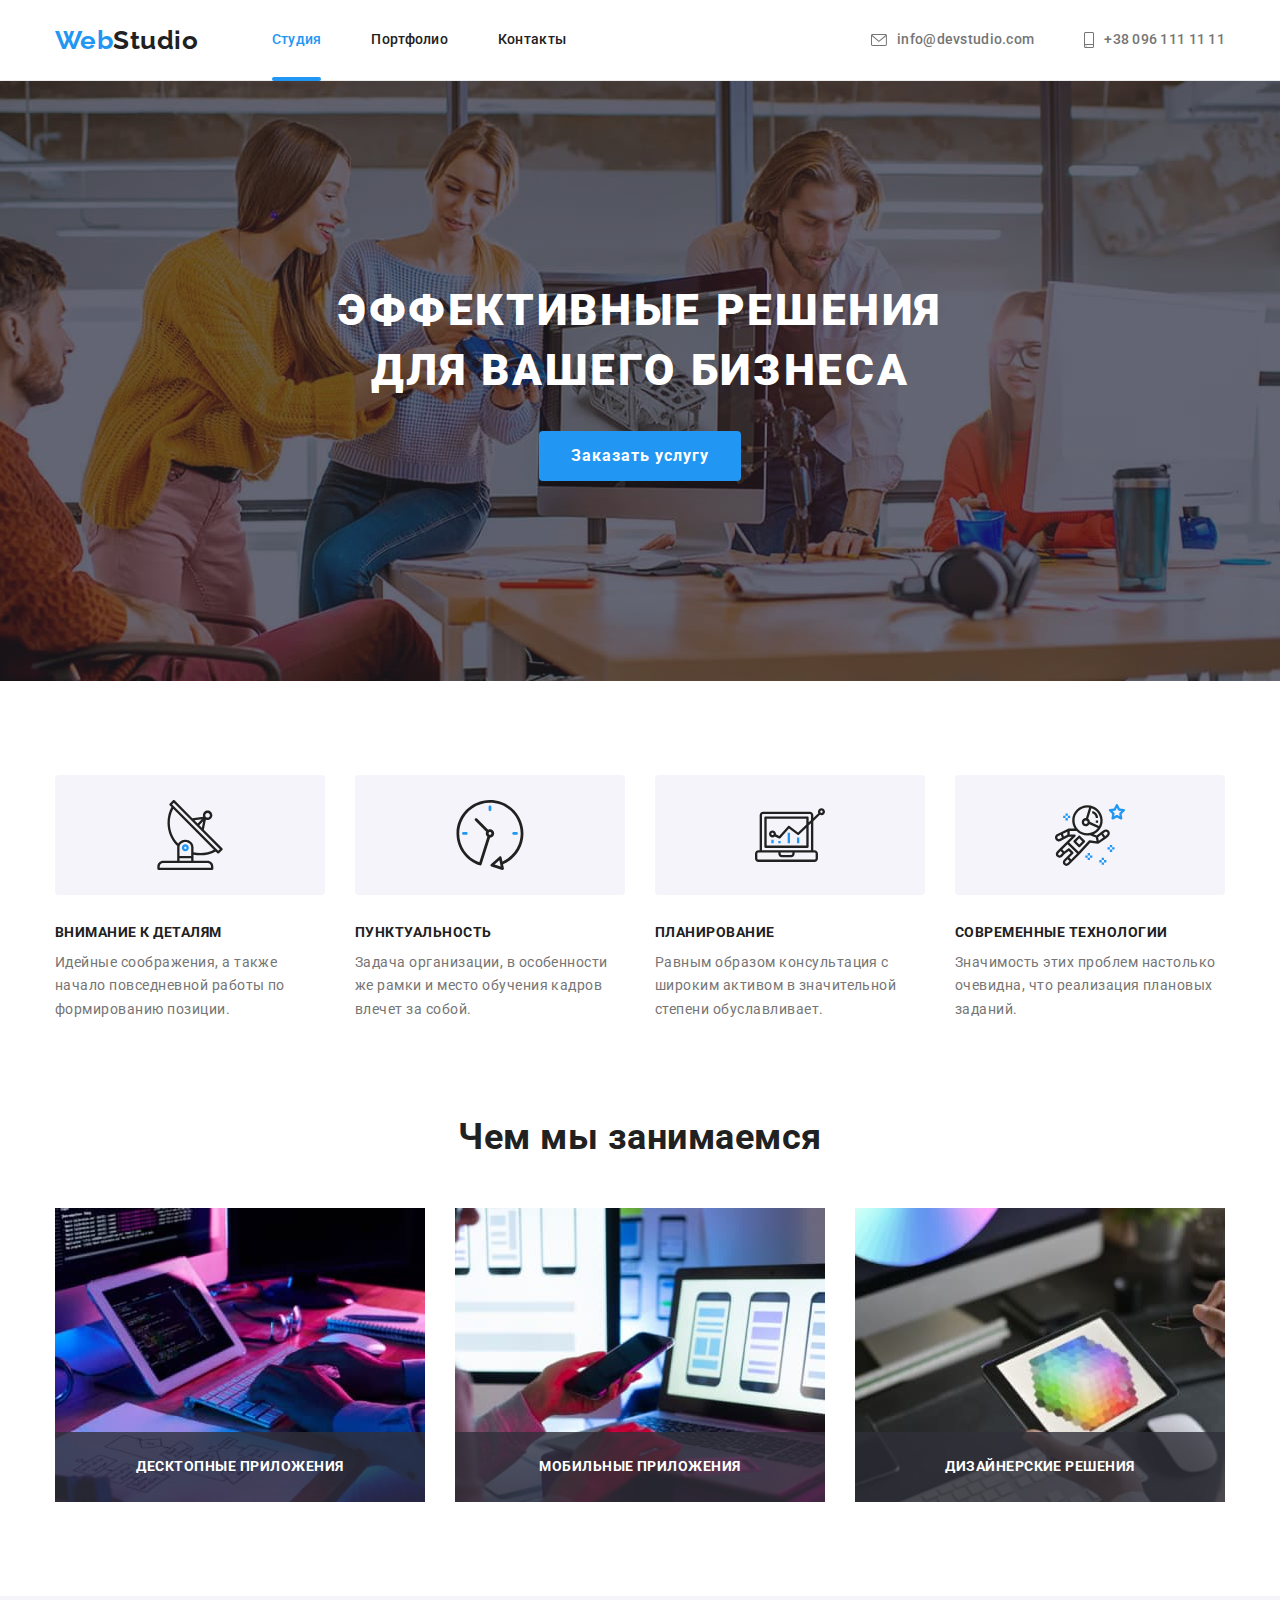
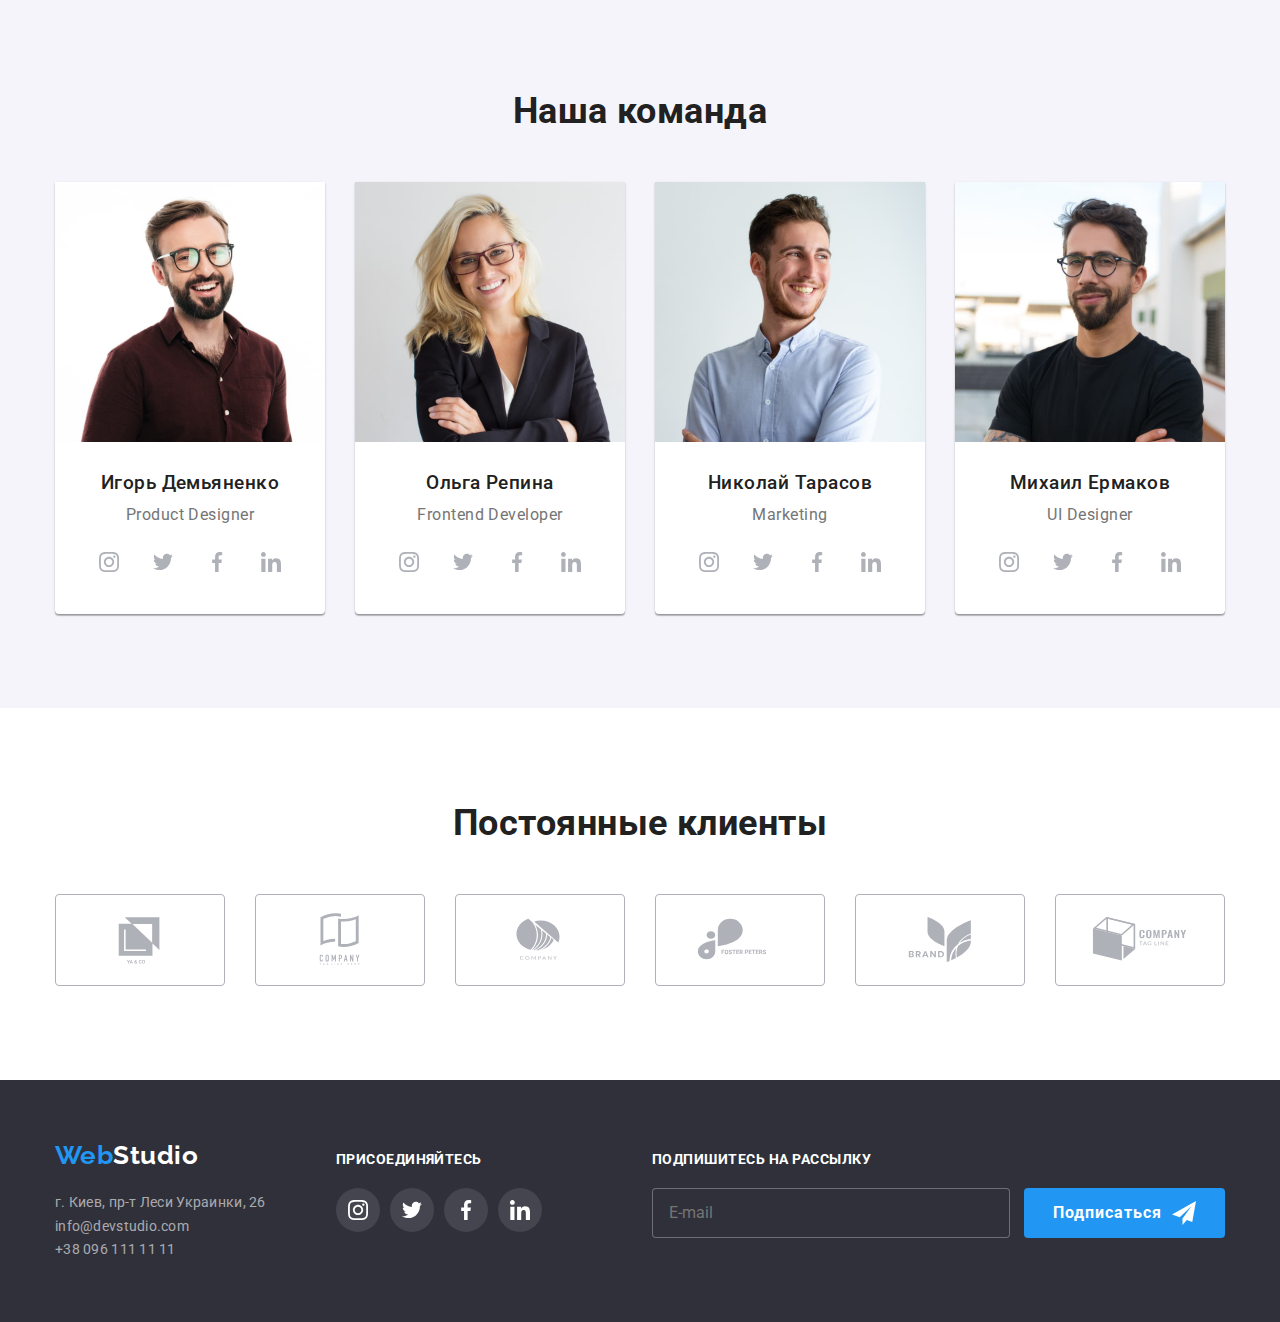
<file: index.html>
<!DOCTYPE html>
<html lang="ru">
  <head>
    <meta charset="UTF-8" />
    <meta http-equiv="X-UA-Compatible" content="IE=edge" />
    <meta name=description content="our web-studio will help you find effective solutions for your business.">
    <meta name="viewport" content="width=device-width, initial-scale=1.0" />
    <title>Студия</title>
    <link href="https://fonts.googleapis.com/css2?family=Raleway:wght@700&family=Roboto:wght@400;500;700;900&display=swap" rel="stylesheet" />
    <link rel="stylesheet" href="https://cdnjs.cloudflare.com/ajax/libs/modern-normalize/1.1.0/modern-normalize.min.css" />
    <link rel="stylesheet" href="./css/main.min.css" />
  </head>
  <body>
    <!-- Шапка сайта -->
    <header class="header">
      <div class="header__container container">
        <a href="./index.html" class="logo">Web<span class="logo__black">Studio</span></a>
        <button type="button" 
                class="mobile-menu__button"
                aria-label="mobile-menu-button-open"
                aria-expanded="false"
                aria-controls="mobile-menu__container"
                data-menu-button>
          <svg width=40 height=40 >              
            <use class="mobile-menu__icon-menu" href="./images/icons.svg#menu"></use>
            <use class="mobile-menu__icon-close" href="./images/icons.svg#close"></use>
          </svg>            
        </button> 
        <div class="mobile-menu__container"  id="mobile-menu__container" data-menu>
            <nav class="nav">          
              <ul class="nav__list">
                <li class="nav__item"><a class="nav__link nav__link--current" href="./index.html">Студия</a></li>
                <li class="nav__item"><a class="nav__link" href="./portfolio.html">Портфолио</a></li>
                <li class="nav__item"><a class="nav__link" href="">Контакты</a></li>            
              </ul>         
            </nav>
            <ul class="contacts">
              <li class="contacts__item">
                <a class="contacts__link" href="mailto:info@devstudio.com">
                  <svg width="16" height="12" class="contacts__icon">
                    <use href="./images/icons.svg#envelope"></use>
                  </svg>
                  info@devstudio.com
                </a>
              </li>
              <li class="contacts__item">
                <a class="contacts__link contacts__link--mobile" href="tel:+380961111111">
                  <svg width="10" height="16" class="contacts__icon">
                    <use href="./images/icons.svg#smartphone"></use>
                  </svg>
                  +38 096 111 11 11
                </a>
              </li>
            </ul>   
            <ul class="mobile-social">
              <li class="mobile-social__item"><a href="" class="mobile-social__link">Instagram</a>              
              <li class="mobile-social__item"><a href="" class="mobile-social__link">Twitter</a>              
              <li class="mobile-social__item"><a href="" class="mobile-social__link">Facebook</a>                
              <li class="mobile-social__item"><a href="" class="mobile-social__link">LinkedIn</a></li>              
            </ul>      
        </div>             
      </div>
    </header>

    <!-- Основная часть -->
    <main>
      <!--Герой-->
      <section class="hero">
        <div class="container">
          <h1 class="hero__title">Эффективные решения<br />для вашего бизнеса</h1>
          <button class="hero__button" type="button" data-modal-open>Заказать услугу</button>
        </div>
      </section>

      <!--Преимущества-->
      <section class="section">
        <div class="container">
          <h2 class="section__title visually-hidden">Наши преимущества</h2>
          <ul class="features">
            <li class="features__item">
              <div class="features__icon">
                <svg width=70 height=70>
                  <use href="./images/icons.svg#antenna"></use>
                </svg>
              </div>
              <h3 class="features__title">Внимание к деталям</h3>
              <p class="features__text">Идейные соображения, а также начало повседневной работы по формированию позиции.</p>
            </li>
            <li class="features__item">
              <div class="features__icon">
                <svg width=70 height=70>
                  <use href="./images/icons.svg#clock"></use>
                </svg>
              </div>
              <h3 class="features__title">Пунктуальность</h3>
              <p class="features__text">Задача организации, в особенности же рамки и место обучения кадров влечет за собой.</p>
            </li>
            <li class="features__item">
              <div class="features__icon">
                <svg width=70 height=70>
                  <use href="./images/icons.svg#diagram"></use>
                </svg>
              </div>
              <h3 class="features__title">Планирование</h3>
              <p class="features__text">Равным образом консультация с широким активом в значительной степени обуславливает.</p>
            </li>
            <li class="features__item">
              <div class="features__icon">
                <svg width=70 height=70>
                  <use href="./images/icons.svg#astronaut"></use>
                </svg>
              </div>
              <h3 class="features__title">Современные технологии</h3>
              <p class="features__text">Значимость этих проблем настолько очевидна, что реализация плановых заданий.</p>
            </li>
          </ul>
        </div>
      </section>

      <!--Чем мы занимаемся-->
      <section class="section section--no-padding">
        <div class="container">
          <h2 class="section__title">Чем мы занимаемся</h2>
          <ul class="description">
            <li class="description__item">
              <img
              srcset="./images/box1.jpg       1x,
                      ./images/box1@2x.jpg    2x"
                 src="./images/box1.jpg"
                 alt="крупный план програмиста, работающего за своим столом в офисе"
                 width="370" />
              <h3 class="description__title">Десктопные приложения</h3>
            </li>
            <li class="description__item">
              <img
              srcset="./images/box2.jpg       1x,
                      ./images/box2@2x.jpg    2x"
              src="./images/box2.jpg" 
              alt="веб дизайнер работает над интерфейсом приложения для смартфона" 
              width="370" />
              <h3 class="description__title">Мобильные приложения</h3>
            </li>
            <li class="description__item">
              <img
              srcset="./images/box3.jpg       1x,
                      ./images/box3@2x.jpg    2x"
               src="./images/box3.jpg" 
               alt="веб дизайнер работает с цветовой палитрой на планшете" 
               width="370" />
              <h3 class="description__title">Дизайнерские решения</h3>
            </li>
          </ul>
        </div>
      </section>

      <!--Команда-->
      <section class="section section--over-bcgr">
        <div class="container">
          <h2 class="section__title">Наша команда</h2>
          <ul class="team">
            <li class="team__item">
              <picture>
                <source srcset="./images/demjanenko_dsc.jpg     1x,
                                ./images/demjanenko_dsc@2x.jpg  2x"
                        media="(min-width: 1200px)">
                <source srcset="./images/demjanenko_tab.jpg     1x,
                                ./images/demjanenko_tab@2x.jpg  2x"
                        media="(min-width: 768px)">                 
                <source srcset="./images/demjanenko_mob.jpg     1x,
                                ./images/demjanenko_mob@2x.jpg  2x"
                        media="(max-width: 767px)">                
                <img src="./images/demjanenko_tab.jpg" alt="Игорь Демьяненко" />
              </picture>
              <div class="team__box">
                <h3 class="team__title">Игорь Демьяненко</h3>
                <p class="team__text">Product Designer</p>
                <ul class="social">
                  <li class="social__item">
                    <a href="#" class="social__link">
                      <svg width="20" height="20" class="social__icon">
                        <use href="./images/icons.svg#instagram"></use>
                      </svg>
                    </a>
                  </li>
                  <li class="social__item">
                    <a href="#" class="social__link">
                      <svg width="20" height="20" class="social__icon">
                        <use href="./images/icons.svg#twitter"></use>
                      </svg>
                    </a>
                  </li>
                  <li class="social__item">
                    <a href="#" class="social__link">
                      <svg width="20" height="20" class="social__icon">
                        <use href="./images/icons.svg#facebook"></use>
                      </svg>
                    </a>
                  </li>
                  <li class="social__item">
                    <a href="#" class="social__link">
                      <svg width="20" height="20" class="social__icon">
                        <use href="./images/icons.svg#linkedin"></use>
                      </svg>
                    </a>
                  </li>
                </ul>
              </div>
            </li>
            <li class="team__item">
              <picture>
                <source srcset="./images/repina_dsc.jpg     1x,
                                ./images/repina_dsc@2x.jpg  2x"
                        media="(min-width: 1200px)">
                <source srcset="./images/repina_tab.jpg     1x,
                                ./images/repina_tab@2x.jpg  2x"
                        media="(min-width: 768px)">                 
                <source srcset="./images/repina_mob.jpg     1x,
                                ./images/repina_mob@2x.jpg  2x"
                        media="(max-width: 767px)">
                <img src="./images/repina_dsc.jpg" alt="Ольга Репина"/>
            </picture>               
              <div class="team__box">
                <h3 class="team__title">Ольга Репина</h3>
                <p class="team__text">Frontend Developer</p>
                <ul class="social">
                  <li class="social__item">
                    <a href="#" class="social__link">
                      <svg width="20" height="20" class="social__icon">
                        <use href="./images/icons.svg#instagram"></use>
                      </svg>
                    </a>
                  </li>
                  <li class="social__item">
                    <a href="#" class="social__link">
                      <svg width="20" height="20" class="social__icon">
                        <use href="./images/icons.svg#twitter"></use>
                      </svg>
                    </a>
                  </li>
                  <li class="social__item">
                    <a href="#" class="social__link">
                      <svg width="20" height="20" class="social__icon">
                        <use href="./images/icons.svg#facebook"></use>
                      </svg>
                    </a>
                  </li>
                  <li class="social__item">
                    <a href="#" class="social__link">
                      <svg width="20" height="20" class="social__icon">
                        <use href="./images/icons.svg#linkedin"></use>
                      </svg>
                    </a>
                  </li>
                </ul>
              </div>
            </li>
            <li class="team__item">
              <picture>
                <source srcset="./images/tarasov_dsc.jpg     1x,
                                ./images/tarasov_dsc@2x.jpg  2x"
                        media="(min-width: 1200px)">
                <source srcset="./images/tarasov_tab.jpg     1x,
                                ./images/tarasov_tab@2x.jpg  2x"
                        media="(min-width: 768px)">                 
                <source srcset="./images/tarasov_mob.jpg     1x,
                                ./images/tarasov_mob@2x.jpg  2x"
                        media="(max-width: 767px)">
                <img src="./images/tarasov_tab.jpg" alt="Николай Тарасов"/>
            </picture>                 
              <div class="team__box">
                <h3 class="team__title">Николай Тарасов</h3>
                <p class="team__text">Marketing</p>
                <ul class="social">
                  <li class="social__item">
                    <a href="#" class="social__link">
                      <svg width="20" height="20" class="social__icon">
                        <use href="./images/icons.svg#instagram"></use>
                      </svg>
                    </a>
                  </li>
                  <li class="social__item">
                    <a href="#" class="social__link">
                      <svg width="20" height="20" class="social__icon">
                        <use href="./images/icons.svg#twitter"></use>
                      </svg>
                    </a>
                  </li>
                  <li class="social__item">
                    <a href="#" class="social__link">
                      <svg width="20" height="20" class="social__icon">
                        <use href="./images/icons.svg#facebook"></use>
                      </svg>
                    </a>
                  </li>
                  <li class="social__item">
                    <a href="#" class="social__link">
                      <svg width="20" height="20" class="social__icon">
                        <use href="./images/icons.svg#linkedin"></use>
                      </svg>
                    </a>
                  </li>
                </ul>
              </div>
            </li>
            <li class="team__item">
              <picture>
                <source srcset="./images/ermakov_dsc.jpg     1x,
                                ./images/ermakov_dsc@2x.jpg  2x"
                        media="(min-width: 1200px)" width="270">              
                <source srcset="./images/ermakov_tab.jpg     1x,
                                ./images/ermakov_tab@2x.jpg  2x"      
                        media="(min-width: 768px)" width="374">                                   
                <source srcset="./images/ermakov_mob.jpg     1x,
                                ./images/ermakov_mob@2x.jpg  2x"
                        media="(max-width: 767px)" width="450">
              <img src="./images/ermakov_tab.jpg" alt="Михаил Ермаков"/>
            </picture>               
              <div class="team__box">
                <h3 class="team__title">Михаил Ермаков</h3>
                <p class="team__text">UI Designer</p>
                <ul class="social">
                  <li class="social__item">
                    <a href="#" class="social__link">
                      <svg width="20" height="20" class="social__icon">
                        <use href="./images/icons.svg#instagram"></use>
                      </svg>
                    </a>
                  </li>
                  <li class="social__item">
                    <a href="#" class="social__link">
                      <svg width="20" height="20" class="social__icon">
                        <use href="./images/icons.svg#twitter"></use>
                      </svg>
                    </a>
                  </li>
                  <li class="social__item">
                    <a href="#" class="social__link">
                      <svg width="20" height="20" class="social__icon">
                        <use href="./images/icons.svg#facebook"></use>
                      </svg>
                    </a>
                  </li>
                  <li class="social__item">
                    <a href="#" class="social__link">
                      <svg width="20" height="20" class="social__icon">
                        <use href="./images/icons.svg#linkedin"></use>
                      </svg>
                    </a>
                  </li>
                </ul>
              </div>
            </li>
          </ul>
        </div>
      </section>
       <!-- Постоянные клиенты -->
    <section class="section">
      <div class="container">
        <h2 class="section__title">Постоянные клиенты</h2>
        <ul class="customers">
          <li class="customers__item">
            <a href="#" class="customers__link">
              <svg width="106" height="60">
                <use href="./images/icons.svg#logo1"></use>
              </svg>
            </a>
          </li>
          <li class="customers__item">
            <a href="#" class="customers__link">
              <svg width="106" height="60">
                <use href="./images/icons.svg#logo2"></use>
              </svg>
            </a>
          </li>
          <li class="customers__item">
            <a href="#" class="customers__link">
              <svg width="106" height="60">
                <use href="./images/icons.svg#logo3"></use>
              </svg>
            </a>
          </li>
          <li class="customers__item">
            <a href="#" class="customers__link">
              <svg width="106" height="60">
                <use href="./images/icons.svg#logo4"></use>
              </svg>
            </a>
          </li>
          <li class="customers__item">
            <a href="#" class="customers__link">
              <svg width="106" height="60">
                <use href="./images/icons.svg#logo5"></use>
              </svg>
            </a>
          </li>
          <li class="customers__item">
            <a href="#" class="customers__link">
              <svg width="106" height="60">
                <use href="./images/icons.svg#logo6"></use>
              </svg>
            </a>
          </li>
        </ul>
      </div>
    </section>
    </main>

       <!-- Подвал -->
    <footer class="footer">
      <div class="footer__container container">
        <div class="footer__address">
        <a href="./index.html" class="logo">Web<span class="logo__white">Studio</span></a>
        <address>         
          <ul class="address">
            <li class="address__item"><a class="address__link map" href="https://goo.gl/maps/9KBQKtj4yiWqNJr88" target="_blank" rel="noopener noreferrer">г. Киев, пр-т Леси Украинки, 26</a></li>
            <li class="address__item"><a class="address__link" href="mailto:info@devstudio.com">info@devstudio.com</a></li>
            <li class="address__item"><a class="address__link" href="tel:+380961111111">+38 096 111 11 11</a></li>
          </ul>
        </address>
        </div>
        <div class="footer__social">
          <h3 class="footer__title">Присоединяйтесь</h3>
          <ul class="social">
            <li class="social__item">
              <a href="#" class="social__link social__link--dark">
                <svg width="20" height="20" class="social__icon">
                  <use href="./images/icons.svg#instagram"></use>
                </svg>
              </a>
            </li>
            <li class="social__item">
              <a href="#" class="social__link social__link--dark">
                <svg width="20" height="20" class="social__icon">
                  <use href="./images/icons.svg#twitter"></use>
                </svg>
              </a>
            </li>
            <li class="social__item">
              <a href="#" class="social__link social__link--dark">
                <svg width="20" height="20" class="social__icon">
                  <use href="./images/icons.svg#facebook"></use>
                </svg>
              </a>
            </li>
            <li class="social__item">
              <a href="#" class="social__link social__link--dark">
                <svg width="20" height="20" class="social__icon">
                  <use href="./images/icons.svg#linkedin"></use>
                </svg>
              </a>
            </li>
          </ul>
        </div>
        <div class="footer__subscription">
          <h3 class="footer__title">Подпишитесь на рассылку</h3>
          <form action="subscription">
            <label class="subscription__label">
              <input class="subscription__input" type="email" name="email" placeholder="E-mail" />              
            </label>
            <button class="subscription__button" type="submit">
              Подписаться
              <svg width="24" height="24" class="subscription__icon">
                <use href="./images/icons.svg#send"></use>
              </svg>
            </button>
          </form>
        </div>
      </div>
    </footer>

    <!-- Модальное окно  -->
    <div class="backdrop is-hidden" data-modal>
      <div class="modal">
        <button class="modal__button" aria-label="modal-window-button-close" data-modal-close>
          <svg class="modal__icon" width="18" height="18">
            <use href="./images/icons.svg#close"></use>
          </svg>
        </button>

        <h3 class="modal__title">Оставьте свои данные, мы вам перезвоним</h3>
        <form class="form" action="form-mod">
          <label class="form__label">
            Имя
            <input class="form__input" type="text" name="name" autofocus required minlength="3" />
            <span class="form__icon">
              <svg width="18" height="18">
                <use href="./images/icons.svg#person"></use>
              </svg>
            </span>
          </label>

          <label class="form__label">
            Телефон
            <input class="form__input" type="tel" name="phone_number" />
            <span class="form__icon">
              <svg width="18" height="18">
                <use href="./images/icons.svg#phone"></use>
              </svg>
            </span>
          </label>

          <label class="form__label">
            Почта
            <input class="form__input" type="email" name="mail" required />
            <span class="form__icon">
              <svg width="18" height="18">
                <use href="./images/icons.svg#email"></use>
              </svg>
            </span>
          </label>

          <label class="form__label">
            Комментарий
            <textarea class="form__textarea" name="comment" placeholder="Введите текст"></textarea>
          </label>

          <label class="form__label-policy">
            <input class="form__checkbox visually-hidden" type="checkbox" name="policy" />
            <span class="form__chec-icon"></span>
            Соглашаюсь с рассылкой и принимаю
            <a class="form__rule" href="#">Условия договора</a>           
          </label>

          <button class="form__button" type="submit">Отправить</button>
        </form>
      </div>
    </div>

    <!-- Script -->
    <script src="./js/modal.js"></script>
    <script src="./js/mobile-menu.js"></script>
  </body>
</html>
</file>
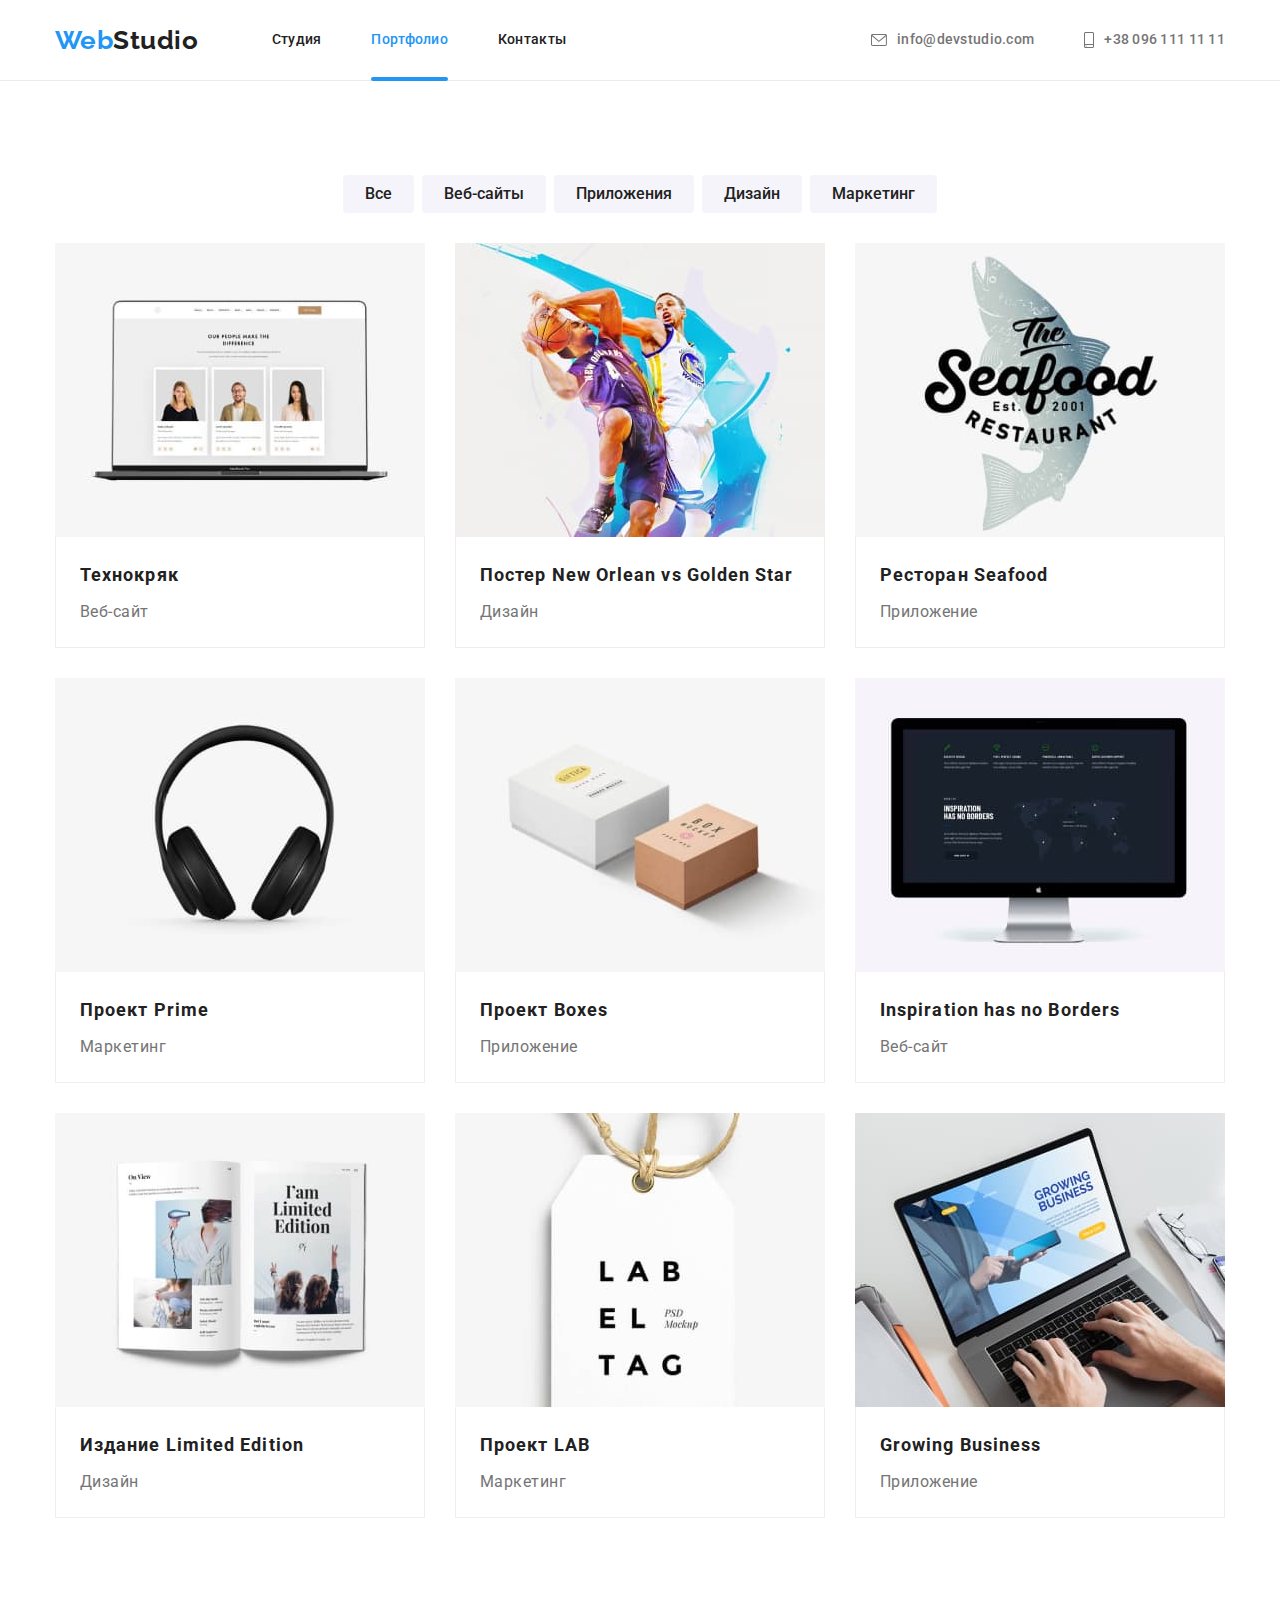
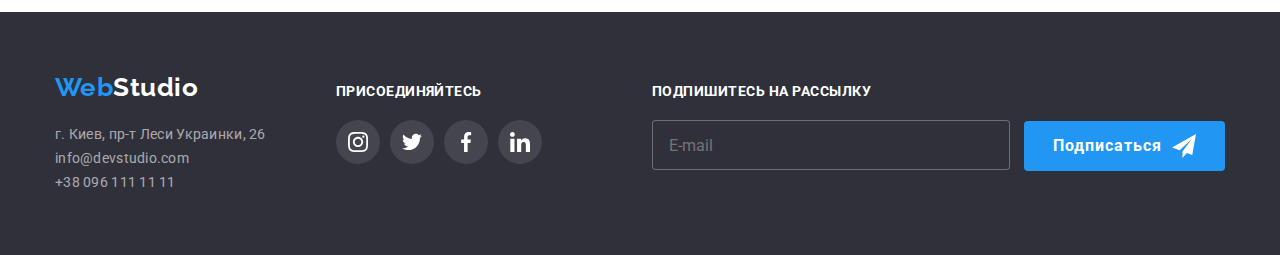
<file: portfolio.html>
<!DOCTYPE html>
<html lang="ru">
  <head>
    <meta charset="UTF-8" />
    <meta http-equiv="X-UA-Compatible" content="IE=edge" />
    <meta name=description content="examples of our work.">
    <meta name="viewport" content="width=device-width, initial-scale=1.0" />
    <title>Портфолио</title>
    <link href="https://fonts.googleapis.com/css2?family=Raleway:wght@700&family=Roboto:wght@400;500;700;900&display=swap" rel="stylesheet" />
    <link rel="stylesheet" href="https://cdnjs.cloudflare.com/ajax/libs/modern-normalize/1.1.0/modern-normalize.min.css" />
    <link rel="stylesheet" href="./css/main.min.css" />
  </head>
  <body class="page">
    <!-- Шапка сайта -->
    <header class="header">
      <div class="header__container container">
        <a href="./index.html" class="logo">Web<span class="logo__black">Studio</span></a>
        <button type="button" 
                class="mobile-menu__button"
                aria-label="mobile-menu-button-open"
                aria-expanded="false"
                aria-controls="mobile-menu__container"
                data-menu-button>
          <svg width=40 height=40 >              
            <use class="mobile-menu__icon-menu" href="./images/icons.svg#menu"></use>
            <use class="mobile-menu__icon-close" href="./images/icons.svg#close"></use>
          </svg>            
        </button> 
        <div class="mobile-menu__container"  id="mobile-menu__container" data-menu>
            <nav class="nav">          
              <ul class="nav__list">
                <li class="nav__item"><a class="nav__link" href="./index.html">Студия</a></li>
                <li class="nav__item"><a class="nav__link nav__link--current" href="./portfolio.html">Портфолио</a></li>
                <li class="nav__item"><a class="nav__link" href="">Контакты</a></li>            
              </ul>         
            </nav>
            <ul class="contacts">
              <li class="contacts__item">
                <a class="contacts__link" href="mailto:info@devstudio.com">
                  <svg width="16" height="12" class="contacts__icon">
                    <use href="./images/icons.svg#envelope"></use>
                  </svg>
                  info@devstudio.com
                </a>
              </li>
              <li class="contacts__item">
                <a class="contacts__link contacts__link--mobile" href="tel:+380961111111">
                  <svg width="10" height="16" class="contacts__icon">
                    <use href="./images/icons.svg#smartphone"></use>
                  </svg>
                  +38 096 111 11 11
                </a>
              </li>
            </ul>   
            <ul class="mobile-social">
              <li class="mobile-social__item"><a href="" class="mobile-social__link">Instagram</a>              
              <li class="mobile-social__item"><a href="" class="mobile-social__link">Twitter</a>              
              <li class="mobile-social__item"><a href="" class="mobile-social__link">Facebook</a>                
              <li class="mobile-social__item"><a href="" class="mobile-social__link">LinkedIn</a></li>              
            </ul>      
        </div>             
      </div>
    </header>


    <!-- Основная часть -->
    <main>
      <section class="section">
        <div class="container">
          <h1 class="visually-hidden">Галерея</h1>
          <ul class="filter">
            <li class="filter__item"><button class="filter__button" type="button">Все</button></li>
            <li class="filter__item"><button class="filter__button" type="button">Веб-сайты</button></li>
            <li class="filter__item"><button class="filter__button" type="button">Приложения</button></li>
            <li class="filter__item"><button class="filter__button" type="button">Дизайн</button></li>
            <li class="filter__item"><button class="filter__button" type="button">Маркетинг</button></li>
          </ul>
          <ul class="gallery">
            <li class="gallery__card">
              <a class="gallery__link" href="#">
                <div class="gallery__overlay">
                  <picture>
                  <source srcset="./images/pr1_dsc.jpg     1x,
                                  ./images/pr1_dsc@2x.jpg  2x"
                          media="(min-width: 1200px)">
                  <source srcset="./images/pr1_tab.jpg     1x,
                                  ./images/pr1_tab@2x.jpg  2x"
                          media="(min-width: 768px)">                 
                  <source srcset="./images/pr1_mob.jpg     1x,
                                  ./images/pr1_mob@2x.jpg  2x"
                          media="(max-width: 767px)">                
                  <img src="./images/pr1_tab.jpg" 
                  alt="проект веб-сайта"/>                  
                  </picture>                                           
                  <p class="gallery__text-overlay">Ресурс предлагает комплексные предложения с разным 
                    уровнем функционала и сервисов. Все это позволит посетителю получить 
                    исчерпывающие сведения о компании или частном лице.</p>
                </div>
                <div class="gallery__box">
                  <h2 class="gallery__title">Технокряк</h2>
                  <p class="gallery__text">Веб-сайт</p>
                </div>
              </a>
            </li>
            <li class="gallery__card">
              <a class="gallery__link" href="#">
                <div class="gallery__overlay">
                  <picture>
                      <source srcset="./images/pr2_dsc.jpg     1x,
                                      ./images/pr2_dsc@2x.jpg  2x"
                              media="(min-width: 1200px)">
                      <source srcset="./images/pr2_tab.jpg     1x,
                                      ./images/pr2_tab@2x.jpg  2x"
                              media="(min-width: 768px)">                 
                      <source srcset="./images/pr2_mob.jpg     1x,
                                      ./images/pr2_mob@2x.jpg  2x"
                              media="(max-width: 767px)">                  
                      <img src="./images/pr2_tab.jpg"
                      alt="дизайн проект">
                  </picture>
                  <p class="gallery__text-overlay">Ресурс предлагает комплексные предложения с разным 
                    уровнем функционала и сервисов. Все это позволит посетителю получить 
                    исчерпывающие сведения о компании или частном лице.</p>
                </div>
                <div class="gallery__box">
                  <h2 class="gallery__title">Постер New Orlean vs Golden Star</h2>
                  <p class="gallery__text">Дизайн</p>
                </div>
              </a>
            </li>
            <li class="gallery__card">
              <a class="gallery__link" href="#">
                <div class="gallery__overlay">
                  <picture>
                    <source srcset="./images/pr3_dsc.jpg     1x,
                                    ./images/pr3_dsc@2x.jpg  2x"
                            media="(min-width: 1200px)">
                    <source srcset="./images/pr3_tab.jpg     1x,
                                    ./images/pr3_tab@2x.jpg  2x"
                            media="(min-width: 768px)">                 
                    <source srcset="./images/pr3_mob.jpg     1x,
                                    ./images/pr3_mob@2x.jpg  2x"
                            media="(max-width: 767px)">                  
                    <img src="./images/pr3_tab.jpg"
                   alt="проект приложения"/>
                  </picture>
                  <p class="gallery__text-overlay">Ресурс предлагает комплексные предложения с разным 
                    уровнем функционала и сервисов. Все это позволит посетителю получить 
                    исчерпывающие сведения о компании или частном лице.</p>
                </div>
                <div class="gallery__box">
                  <h2 class="gallery__title">Ресторан Seafood</h2>
                  <p class="gallery__text">Приложение</p>
                </div>
              </a>
            </li>
            <li class="gallery__card">
              <a class="gallery__link" href="#">
                <div class="gallery__overlay">
                  <picture>
                    <source srcset="./images/pr4_dsc.jpg     1x,
                                    ./images/pr4_dsc@2x.jpg  2x"
                            media="(min-width: 1200px)">
                    <source srcset="./images/pr4_tab.jpg     1x,
                                    ./images/pr4_tab@2x.jpg  2x"
                            media="(min-width: 768px)">                 
                    <source srcset="./images/pr4_mob.jpg     1x,
                                    ./images/pr4_mob@2x.jpg  2x"
                            media="(max-width: 767px)">                  
                    <img src="./images/pr4_tab.jpg"
                   alt="маркетинговый проект" />
                  </picture> 
                  <p class="gallery__text-overlay">Ресурс предлагает комплексные предложения с разным 
                    уровнем функционала и сервисов. Все это позволит посетителю получить 
                    исчерпывающие сведения о компании или частном лице.</p>
                </div>
                <div class="gallery__box">
                  <h2 class="gallery__title">Проект Prime</h2>
                  <p class="gallery__text">Маркетинг</p>
                </div>
              </a>
            </li>
            <li class="gallery__card">
              <a class="gallery__link" href="#">
                <div class="gallery__overlay">
                  <picture>
                    <source srcset="./images/pr5_dsc.jpg     1x,
                                    ./images/pr5_dsc@2x.jpg  2x"
                            media="(min-width: 1200px)">
                    <source srcset="./images/pr5_tab.jpg     1x,
                                    ./images/pr5_tab@2x.jpg  2x"
                            media="(min-width: 768px)">                 
                    <source srcset="./images/pr5_mob.jpg     1x,
                                    ./images/pr5_mob@2x.jpg  2x"
                            media="(max-width: 767px)">                  
                    <img src="./images/pr5_tab.jpg"
                   alt="проект приложения"/>
                  </picture>
                  <p class="gallery__text-overlay">Ресурс предлагает комплексные предложения с разным 
                    уровнем функционала и сервисов. Все это позволит посетителю получить 
                    исчерпывающие сведения о компании или частном лице.</p>
                </div>
                <div class="gallery__box">
                  <h2 class="gallery__title">Проект Boxes</h2>
                  <p class="gallery__text">Приложение</p>
                </div>
              </a>
            </li>
            <li class="gallery__card">
              <a class="gallery__link" href="#">
                <div class="gallery__overlay">
                  <picture>
                    <source srcset="./images/pr6_dsc.jpg     1x,
                                    ./images/pr6_dsc@2x.jpg  2x"
                            media="(min-width: 1200px)">
                    <source srcset="./images/pr6_tab.jpg     1x,
                                    ./images/pr6_tab@2x.jpg  2x"
                            media="(min-width: 768px)">                 
                    <source srcset="./images/pr6_mob.jpg     1x,
                                    ./images/pr6_mob@2x.jpg  2x"
                            media="(max-width: 767px)">                
                    <img src="./images/pr6_tab.jpg" 
                    alt="проект веб-сайта"/>                  
                    </picture>         
                  <p class="gallery__text-overlay">Ресурс предлагает комплексные предложения с разным 
                    уровнем функционала и сервисов. Все это позволит посетителю получить 
                    исчерпывающие сведения о компании или частном лице.</p>
                </div>
                <div class="gallery__box">
                  <h2 class="gallery__title">Inspiration has no Borders</h2>
                  <p class="gallery__text">Веб-сайт</p>
                </div>
              </a>
            </li>
            <li class="gallery__card">
              <a class="gallery__link" href="#">
                <div class="gallery__overlay">
                  <picture>
                    <source srcset="./images/pr7_dsc.jpg     1x,
                                    ./images/pr7_dsc@2x.jpg  2x"
                            media="(min-width: 1200px)">
                    <source srcset="./images/pr7_tab.jpg     1x,
                                    ./images/pr7_tab@2x.jpg  2x"
                            media="(min-width: 768px)">                 
                    <source srcset="./images/pr7_mob.jpg     1x,
                                    ./images/pr7_mob@2x.jpg  2x"
                            media="(max-width: 767px)">                  
                    <img src="./images/pr7_tab.jpg"
                    alt="дизайн проект"/>
                </picture>
                  <p class="gallery__text-overlay">Ресурс предлагает комплексные предложения с разным 
                    уровнем функционала и сервисов. Все это позволит посетителю получить 
                    исчерпывающие сведения о компании или частном лице.</p>
                </div>
                <div class="gallery__box">
                  <h2 class="gallery__title">Издание Limited Edition</h2>
                  <p class="gallery__text">Дизайн</p>
                </div>
              </a>
            </li>
            <li class="gallery__card">
              <a class="gallery__link" href="#">
                <div class="gallery__overlay">
                  <picture>
                    <source srcset="./images/pr8_dsc.jpg     1x,
                                    ./images/pr8_dsc@2x.jpg  2x"
                            media="(min-width: 1200px)">
                    <source srcset="./images/pr8_tab.jpg     1x,
                                    ./images/pr8_tab@2x.jpg  2x"
                            media="(min-width: 768px)">                 
                    <source srcset="./images/pr8_mob.jpg     1x,
                                    ./images/pr8_mob@2x.jpg  2x"
                            media="(max-width: 767px)">                  
                    <img src="./images/pr8_tab.jpg"
                   alt="маркетинговый проект" />
                  </picture> 
                  <p class="gallery__text-overlay">Ресурс предлагает комплексные предложения с разным 
                    уровнем функционала и сервисов. Все это позволит посетителю получить 
                    исчерпывающие сведения о компании или частном лице.</p>
                </div>
                <div class="gallery__box">
                  <h2 class="gallery__title">Проект LAB</h2>
                  <p class="gallery__text">Маркетинг</p>
                </div>
              </a>
            </li>
            <li class="gallery__card">
              <a class="gallery__link" href="#">
                <div class="gallery__overlay">
                  <picture>
                    <source srcset="./images/pr9_dsc.jpg     1x,
                                    ./images/pr9_dsc@2x.jpg  2x"
                            media="(min-width: 1200px)">
                    <source srcset="./images/pr9_tab.jpg     1x,
                                    ./images/pr9_tab@2x.jpg  2x"
                            media="(min-width: 768px)">                 
                    <source srcset="./images/pr9_mob.jpg     1x,
                                    ./images/pr9_mob@2x.jpg  2x"
                            media="(max-width: 767px)">                  
                    <img src="./images/pr9_tab.jpg"
                   alt="проект приложения"/>
                  </picture>
                  <p class="gallery__text-overlay">Ресурс предлагает комплексные предложения с разным 
                    уровнем функционала и сервисов. Все это позволит посетителю получить 
                    исчерпывающие сведения о компании или частном лице.</p>
                </div>
                <div class="gallery__box">
                  <h2 class="gallery__title">Growing Business</h2>
                  <p class="gallery__text">Приложение</p>
                </div>
              </a>
            </li>
          </ul>
        </div>
      </section>
    </main>

    <!-- Подвал -->
    <footer class="footer">
      <div class="footer__container container">
        <div class="footer__address">
        <a href="./index.html" class="logo">Web<span class="logo__white">Studio</span></a>
        <address>         
          <ul class="address">
            <li class="address__item"><a class="address__link map" href="https://goo.gl/maps/9KBQKtj4yiWqNJr88" target="_blank" rel="noopener noreferrer">г. Киев, пр-т Леси Украинки, 26</a></li>
            <li class="address__item"><a class="address__link" href="mailto:info@devstudio.com">info@devstudio.com</a></li>
            <li class="address__item"><a class="address__link" href="tel:+380961111111">+38 096 111 11 11</a></li>
          </ul>
        </address>
        </div>
        <div class="footer__social">
          <h3 class="footer__title">Присоединяйтесь</h3>
          <ul class="social">
            <li class="social__item">
              <a href="#" class="social__link social__link--dark">
                <svg width="20" height="20" class="social__icon">
                  <use href="./images/icons.svg#instagram"></use>
                </svg>
              </a>
            </li>
            <li class="social__item">
              <a href="#" class="social__link social__link--dark">
                <svg width="20" height="20" class="social__icon">
                  <use href="./images/icons.svg#twitter"></use>
                </svg>
              </a>
            </li>
            <li class="social__item">
              <a href="#" class="social__link social__link--dark">
                <svg width="20" height="20" class="social__icon">
                  <use href="./images/icons.svg#facebook"></use>
                </svg>
              </a>
            </li>
            <li class="social__item">
              <a href="#" class="social__link social__link--dark">
                <svg width="20" height="20" class="social__icon">
                  <use href="./images/icons.svg#linkedin"></use>
                </svg>
              </a>
            </li>
          </ul>
        </div>
        <div class="footer__subscription">
          <h3 class="footer__title">Подпишитесь на рассылку</h3>
          <form action="subscription">
            <label class="subscription__label">
              <input class="subscription__input" type="email" name="email" placeholder="E-mail" />              
            </label>
            <button class="subscription__button" type="submit">
              Подписаться
              <svg width="24" height="24" class="subscription__icon">
                <use href="./images/icons.svg#send"></use>
              </svg>
            </button>
          </form>
        </div>
      </div>
    </footer>
    <!-- Script -->    
    <script src="./js/mobile-menu.js"></script>
  </body>
</html>
</file>
<file: css/main.min.css>
ul{list-style-type:none;padding:0;margin:0}h1,h2,h3,p{margin:0}img{display:block;max-width:100%;height:auto}.address__link,.mobile-social__link{display:block;font-weight:500;font-size:14px;line-height:1.14;letter-spacing:.02em;text-decoration:none;-webkit-transition:color 250ms cubic-bezier(0.4, 0, 0.2, 1);transition:color 250ms cubic-bezier(0.4, 0, 0.2, 1)}.address__link:hover,.mobile-social__link:hover,.address__link:focus,.mobile-social__link:focus{color:#2196f3;fill:#2196f3}.form__button,.subscription__button,.hero__button{border-radius:4px;padding:10px 32px;min-width:200px;border:0px solid rgba(0,0,0,0);background-color:#2196f3;color:#fff;font-family:inherit;font-weight:700;font-size:16px;line-height:1.88;letter-spacing:.06em;-webkit-transition:background-color 250ms cubic-bezier(0.4, 0, 0.2, 1);transition:background-color 250ms cubic-bezier(0.4, 0, 0.2, 1);cursor:pointer}.form__button:hover,.subscription__button:hover,.hero__button:hover,.form__button:focus,.subscription__button:focus,.hero__button:focus{background-color:#188ce8}.footer__title,.description__title,.features__title{font-size:14px;line-height:1.14;text-transform:uppercase;color:#212121}.visually-hidden{position:absolute;width:1px;height:1px;margin:-1px;border:0;padding:0;white-space:nowrap;-webkit-clip-path:inset(100%);clip-path:inset(100%);clip:rect(0 0 0 0);overflow:hidden}body{background-color:#fff;color:#757575;font-family:Roboto,sans-serif;letter-spacing:.03em}.container{margin-left:auto;margin-right:auto;padding-left:15px;padding-right:15px}@media screen and (max-width: 320px){.container{overflow-x:scroll}}@media screen and (min-width: 480px){.container{width:480px}}@media screen and (min-width: 768px){.container{width:768px}}@media screen and (min-width: 1200px){.container{width:1200px}}.header{border-bottom:1px solid #ececec}.header__container{position:relative;display:-webkit-box;display:-ms-flexbox;display:flex;-webkit-box-align:center;-ms-flex-align:center;align-items:center;-webkit-box-pack:justify;-ms-flex-pack:justify;justify-content:space-between}@media screen and (max-width: 767px){.header__container{padding:16px 15px}}.section{padding:60px 0}@media screen and (min-width: 1200px){.section{padding:94px 0}}.section__title{line-height:1.17;text-align:center;color:#212121}@media screen and (max-width: 1199px){.section__title{margin-bottom:30px;font-size:28px}}@media screen and (min-width: 1200px){.section__title{margin-bottom:50px;font-size:36px}}.section--no-padding{padding-top:0}@media(max-width: 1200px){.section--no-padding{display:none}}.section--over-bcgr{background-color:#f5f4fa}.logo{display:block;color:#2196f3;font-family:Raleway,sans-serif;font-weight:700;font-style:normal;text-decoration:none}@media screen and (min-width: 480px){.logo{font-size:24px;line-height:1.17}}@media screen and (min-width: 1200px){.logo{font-size:26px;line-height:1.19}}.logo__black{color:#212121}.logo__white{color:#fff}@media screen and (min-width: 768px){.nav{margin-right:84px;margin-left:auto}}@media screen and (min-width: 1200px){.nav{margin-right:305px;margin-left:auto}}@media screen and (max-width: 767px){.nav__list{margin-bottom:auto}}@media screen and (min-width: 768px){.nav__list{display:-webkit-box;display:-ms-flexbox;display:flex;-webkit-box-align:center;-ms-flex-align:center;align-items:center}}@media screen and (max-width: 767px){.nav__item:not(:last-child){margin-bottom:32px}}@media screen and (min-width: 768px){.nav__item:not(:last-child){margin-right:50px}}.nav__link{position:relative;display:block;font-weight:500;line-height:1.17;letter-spacing:.02em;text-decoration:none;-webkit-transition:color 250ms cubic-bezier(0.4, 0, 0.2, 1);transition:color 250ms cubic-bezier(0.4, 0, 0.2, 1);color:#212121}@media screen and (max-width: 767px){.nav__link{font-size:40px}}@media screen and (min-width: 768px){.nav__link{padding:32px 0 32px 0;font-size:14px}}@media screen and (min-width: 1200px){.nav__link{font-size:14px;line-height:1.14}}.nav__link:hover,.nav__link:focus,.nav__link--current{color:#2196f3;fill:#2196f3}@media screen and (min-width: 768px){.nav__link--current::after{content:"";position:absolute;left:0;bottom:-1px;width:100%;height:4px;border-radius:2px;background-color:#2196f3}}.contacts{display:-webkit-box;display:-ms-flexbox;display:flex}@media screen and (max-width: 767px){.contacts{-webkit-box-orient:vertical;-webkit-box-direction:reverse;-ms-flex-direction:column-reverse;flex-direction:column-reverse;margin-top:auto;margin-bottom:64px}}@media screen and (min-width: 768px){.contacts{-webkit-box-orient:vertical;-webkit-box-direction:normal;-ms-flex-direction:column;flex-direction:column}}@media screen and (min-width: 1200px){.contacts{-webkit-box-orient:horizontal;-webkit-box-direction:normal;-ms-flex-direction:row;flex-direction:row;-webkit-box-align:center;-ms-flex-align:center;align-items:center}}@media screen and (max-width: 767px){.contacts__item:not(:first-child){margin-bottom:32px}}@media screen and (min-width: 768px){.contacts__item:not(:first-child){margin-top:10px}}@media screen and (min-width: 1200px){.contacts__item:not(:first-child){margin-top:0;margin-left:50px}}.contacts__link{display:block;font-weight:500;line-height:1.17;letter-spacing:.02em;color:#757575;fill:#757575;text-decoration:none}.contacts__link:hover,.contacts__link:focus{color:#2196f3;fill:#2196f3}@media screen and (max-width: 767px){.contacts__link{font-size:24px}}@media screen and (min-width: 768px){.contacts__link{display:-webkit-box;display:-ms-flexbox;display:flex;-webkit-box-align:center;-ms-flex-align:center;align-items:center;font-size:14px}}@media screen and (min-width: 1200px){.contacts__link{font-size:14px;line-height:1.14}}@media screen and (max-width: 767px){.contacts__link--mobile{font-size:34px;color:#2196f3}}.contacts__icon{margin-right:10px}@media screen and (max-width: 767px){.contacts__icon{display:none}}@media screen and (max-width: 767px){.mobile-menu__container{display:none;position:absolute;z-index:10;top:0;left:0;width:100%;height:100vh;padding:48px 40px;background-color:#fff}}@media screen and (min-width: 768px){.mobile-menu__container{display:-webkit-box;display:-ms-flexbox;display:flex;-webkit-box-align:center;-ms-flex-align:center;align-items:center}}.mobile-menu__container.is-open{display:block;display:-webkit-box;display:-ms-flexbox;display:flex;-webkit-box-orient:vertical;-webkit-box-direction:normal;-ms-flex-direction:column;flex-direction:column;-webkit-box-pack:justify;-ms-flex-pack:justify;justify-content:space-between}.mobile-menu__button{position:absolute;z-index:20;top:10px;right:15px;display:inline-block;padding:0;background-color:rgba(0,0,0,0);border:none;cursor:pointer}.mobile-menu__button .mobile-menu__icon-close{display:none}.mobile-menu__button.is-open .mobile-menu__icon-close{display:block}.mobile-menu__button.is-open .mobile-menu__icon-menu{display:none}@media screen and (min-width: 768px){.mobile-menu__button{display:none}}.mobile-menu__button:hover,.mobile-menu__button:focus{fill:#2196f3}.mobile-social{display:-webkit-box;display:-ms-flexbox;display:flex;-ms-flex-wrap:wrap;flex-wrap:wrap}@media screen and (min-width: 768px){.mobile-social{display:none}}.mobile-social__item:not(:last-child){border-right:1px solid rgba(33,33,33,.2);padding-right:10px}.mobile-social__item:not(:first-child){padding-left:10px}.mobile-social__link{font-size:18px;line-height:1.22;color:#2196f3}.hero{text-align:center;max-width:1600px;margin-left:auto;margin-right:auto;background-size:cover;background-repeat:no-repeat;background-position:center;background-color:#2f303a}@media screen and (max-width: 767px){.hero{background-image:-webkit-gradient(linear, left top, right top, from(rgba(47, 48, 58, 0.4)), to(rgba(47, 48, 58, 0.4))),url(../images/hero_mobile.jpg);background-image:linear-gradient(to right, rgba(47, 48, 58, 0.4), rgba(47, 48, 58, 0.4)),url(../images/hero_mobile.jpg)}}@media screen and (max-width: 767px)and (min-device-pixel-ratio: 2),screen and (max-width: 767px)and (-webkit-min-device-pixel-ratio: 2),screen and (max-width: 767px)and (min-resolution: 192dpi),screen and (max-width: 767px)and (min-resolution: 2dppx){.hero{background-image:-webkit-gradient(linear, left top, right top, from(rgba(47, 48, 58, 0.4)), to(rgba(47, 48, 58, 0.4))),url(../images/hero_mobile@2x.jpg);background-image:linear-gradient(to right, rgba(47, 48, 58, 0.4), rgba(47, 48, 58, 0.4)),url(../images/hero_mobile@2x.jpg)}}@media screen and (min-width: 768px){.hero{background-image:-webkit-gradient(linear, left top, right top, from(rgba(47, 48, 58, 0.4)), to(rgba(47, 48, 58, 0.4))),url(../images/hero_tablet.jpg);background-image:linear-gradient(to right, rgba(47, 48, 58, 0.4), rgba(47, 48, 58, 0.4)),url(../images/hero_tablet.jpg)}}@media screen and (min-width: 768px)and (min-device-pixel-ratio: 2),screen and (min-width: 768px)and (-webkit-min-device-pixel-ratio: 2),screen and (min-width: 768px)and (min-resolution: 192dpi),screen and (min-width: 768px)and (min-resolution: 2dppx){.hero{background-image:-webkit-gradient(linear, left top, right top, from(rgba(47, 48, 58, 0.4)), to(rgba(47, 48, 58, 0.4))),url(../images/hero_tablet@2x.jpg);background-image:linear-gradient(to right, rgba(47, 48, 58, 0.4), rgba(47, 48, 58, 0.4)),url(../images/hero_tablet@2x.jpg)}}@media screen and (max-width: 1199px){.hero{padding-top:118px;padding-bottom:128px}}@media screen and (min-width: 1200px){.hero{padding-top:200px;padding-bottom:200px;background-image:-webkit-gradient(linear, left top, right top, from(rgba(47, 48, 58, 0.4)), to(rgba(47, 48, 58, 0.4))),url(../images/hero_desctop.jpg);background-image:linear-gradient(to right, rgba(47, 48, 58, 0.4), rgba(47, 48, 58, 0.4)),url(../images/hero_desctop.jpg)}}@media screen and (min-width: 1200px)and (min-device-pixel-ratio: 2),screen and (min-width: 1200px)and (-webkit-min-device-pixel-ratio: 2),screen and (min-width: 1200px)and (min-resolution: 192dpi),screen and (min-width: 1200px)and (min-resolution: 2dppx){.hero{background-image:-webkit-gradient(linear, left top, right top, from(rgba(47, 48, 58, 0.4)), to(rgba(47, 48, 58, 0.4))),url(../images/hero_desctop@2x.jpg);background-image:linear-gradient(to right, rgba(47, 48, 58, 0.4), rgba(47, 48, 58, 0.4)),url(../images/hero_desctop@2x.jpg)}}.hero__title{margin-top:0;margin-bottom:30px;color:#fff;font-weight:900;font-size:26px;line-height:1.62;letter-spacing:.06em;text-transform:uppercase}@media screen and (min-width: 1200px){.hero__title{font-size:44px;line-height:1.36}}@media screen and (min-width: 768px){.features{display:-webkit-box;display:-ms-flexbox;display:flex;-ms-flex-wrap:wrap;flex-wrap:wrap;margin:-15px}}@media screen and (min-width: 1200px){.features{-webkit-box-orient:horizontal;-webkit-box-direction:normal;-ms-flex-direction:row;flex-direction:row}}@media screen and (min-width: 768px){.features__item{margin:15px;width:calc((100% - 60px)/2)}}@media screen and (min-width: 1200px){.features__item{width:calc((100% - 120px)/4)}}@media screen and (max-width: 767px){.features__item:not(:last-child){margin-bottom:30px}}.features__icon{display:-webkit-box;display:-ms-flexbox;display:flex;-webkit-box-align:center;-ms-flex-align:center;align-items:center;-webkit-box-pack:center;-ms-flex-pack:center;justify-content:center;width:100%;height:120px;background-color:#f5f4fa;border-radius:4px}.features__title{margin-top:30px;margin-bottom:10px}@media screen and (max-width: 767px){.features__title{text-align:center}}.features__text{font-size:14px;line-height:1.7}.description{display:-webkit-box;display:-ms-flexbox;display:flex}.description__item{position:relative}.description__item:not(:last-child){margin-right:30px}.description__title{position:absolute;left:0;bottom:0;display:-webkit-box;display:-ms-flexbox;display:flex;-webkit-box-align:center;-ms-flex-align:center;align-items:center;-webkit-box-pack:center;-ms-flex-pack:center;justify-content:center;width:100%;height:70px;color:#fff;background-color:rgba(47,48,58,.8)}@media screen and (min-width: 768px){.team{display:-webkit-box;display:-ms-flexbox;display:flex;-ms-flex-wrap:wrap;flex-wrap:wrap;margin:-15px}}@media screen and (min-width: 1200px){.team{-ms-flex-wrap:row;flex-wrap:row}}.team__item{-webkit-box-shadow:0px 1px 3px rgba(0,0,0,.12),0px 1px 1px rgba(0,0,0,.14),0px 2px 1px rgba(0,0,0,.2);box-shadow:0px 1px 3px rgba(0,0,0,.12),0px 1px 1px rgba(0,0,0,.14),0px 2px 1px rgba(0,0,0,.2);border-radius:0px 0px 4px 4px;background-color:#fff}@media screen and (max-width: 767px){.team__item{width:100%}}@media screen and (min-width: 768px){.team__item{width:calc((100% - 60px)/2);margin:15px}}@media screen and (min-width: 1200px){.team__item{width:calc((100% - 120px)/4)}}@media screen and (max-width: 767px){.team__item:not(:last-child){margin-bottom:30px}}.team__box{padding:30px 0;font-size:16px;line-height:1.19;text-align:center}.team__title{font-weight:500;margin-bottom:10px;color:#212121}.team__text{margin-bottom:16px}.social{display:-webkit-box;display:-ms-flexbox;display:flex;-webkit-box-pack:center;-ms-flex-pack:center;justify-content:center}.social__item:not(:last-child){margin-right:10px}.social__link{display:-webkit-box;display:-ms-flexbox;display:flex;-webkit-box-align:center;-ms-flex-align:center;align-items:center;-webkit-box-pack:center;-ms-flex-pack:center;justify-content:center;width:44px;height:44px;fill:#afb1b8;background-color:#fff;border-radius:50%;-webkit-transition:background-color 250ms cubic-bezier(0.4, 0, 0.2, 1),fill 250ms cubic-bezier(0.4, 0, 0.2, 1);transition:background-color 250ms cubic-bezier(0.4, 0, 0.2, 1),fill 250ms cubic-bezier(0.4, 0, 0.2, 1)}.social__link:hover,.social__link:focus{background-color:#2196f3;fill:#fff}.social__link--dark{fill:#fff;background-color:rgba(255,255,255,.1)}.customers{display:-webkit-box;display:-ms-flexbox;display:flex;-webkit-box-align:center;-ms-flex-align:center;align-items:center;margin:-15px}@media screen and (max-width: 1199px){.customers{-ms-flex-wrap:wrap;flex-wrap:wrap}}.customers__item{margin:15px}@media screen and (max-width: 767px){.customers__item{-ms-flex-preferred-size:calc((100% - 60px)/2);flex-basis:calc((100% - 60px)/2)}}@media screen and (min-width: 768px){.customers__item{-ms-flex-preferred-size:calc((100% - 90px)/3);flex-basis:calc((100% - 90px)/3)}}.customers__link{display:-webkit-box;display:-ms-flexbox;display:flex;-webkit-box-align:center;-ms-flex-align:center;align-items:center;-webkit-box-pack:center;-ms-flex-pack:center;justify-content:center;height:92px;border:1px solid #afb1b8;fill:#afb1b8;border-radius:4px;-webkit-transition:border 250ms cubic-bezier(0.4, 0, 0.2, 1),fill 250ms cubic-bezier(0.4, 0, 0.2, 1);transition:border 250ms cubic-bezier(0.4, 0, 0.2, 1),fill 250ms cubic-bezier(0.4, 0, 0.2, 1)}.customers__link:hover,.customers__link:focus{border:1px solid #2196f3;fill:#2196f3}.footer{padding-top:60px;padding-bottom:60px;background-color:#2f303a}.footer__container{display:-webkit-box;display:-ms-flexbox;display:flex}@media screen and (max-width: 767px){.footer__container{-webkit-box-orient:vertical;-webkit-box-direction:normal;-ms-flex-direction:column;flex-direction:column;-webkit-box-align:center;-ms-flex-align:center;align-items:center}}@media screen and (min-width: 768px){.footer__container{-webkit-box-align:baseline;-ms-flex-align:baseline;align-items:baseline;-ms-flex-pack:distribute;justify-content:space-around;-ms-flex-wrap:wrap;flex-wrap:wrap}}.footer__title{margin-bottom:20px;font-style:normal;color:#fff}@media screen and (max-width: 767px){.footer__address{margin-bottom:60px}}@media screen and (max-width: 1199px){.footer__address{text-align:center}}@media screen and (min-width: 1200px){.footer__address{margin-right:70px}}@media screen and (max-width: 767px){.footer__social{margin-bottom:60px}}@media screen and (max-width: 1199px){.footer__social{text-align:center}}@media screen and (min-width: 1200px){.footer__social{margin-right:auto}}@media screen and (max-width: 767px){.footer__subscription{width:100%}}@media screen and (min-width: 768px)and (max-width: 1199px){.footer__subscription{margin-top:60px}}@media screen and (max-width: 1199px){.footer__subscription{text-align:center}}.address{margin-top:20px}.address__link{font-style:normal;font-weight:400;color:rgba(255,255,255,.6);line-height:1.71;text-decoration:none}.address__link:hover,.address__link:focus{color:#fff}@media screen and (max-width: 1199px){.address__link:not(:last-child){margin-bottom:8px}}@media screen and (min-width: 1200px){.address__link:not(:last-child){margin-bottom:9px}}@media screen and (max-width: 1199px){.subscription__label{display:block}}.subscription__input{height:50px;padding:0 16px;margin-bottom:20px;color:#fff;background-color:#2f303a;border:1px solid rgba(255,255,255,.3);border-radius:4px;-webkit-transition:border 250ms cubic-bezier(0.4, 0, 0.2, 1);transition:border 250ms cubic-bezier(0.4, 0, 0.2, 1)}@media screen and (max-width: 767px){.subscription__input{width:100%}}@media screen and (min-width: 768px){.subscription__input{width:450px}}@media screen and (min-width: 1200px){.subscription__input{width:358px;margin-bottom:0}}.subscription__input:hover,.subscription__input:focus{outline:none;border:1px solid #fff}.subscription__icon{margin-left:10px;fill:#fff}.subscription__button{display:-webkit-inline-box;display:-ms-inline-flexbox;display:inline-flex;-webkit-box-align:center;-ms-flex-align:center;align-items:center;padding:10px 29px;margin-left:10px}@media screen and (max-width: 1199px){.subscription__button{margin-left:0}}.backdrop{position:fixed;z-index:30;top:0;left:0;width:100%;height:100%;background-color:rgba(0,0,0,.2);opacity:1;-webkit-transition:opacity 250ms cubic-bezier(0.4, 0, 0.2, 1);transition:opacity 250ms cubic-bezier(0.4, 0, 0.2, 1)}.backdrop.is-hidden{opacity:0;pointer-events:none}.modal{position:absolute;top:50%;left:50%;-webkit-transform:translate(-50%, -50%);transform:translate(-50%, -50%);opacity:1;-webkit-transition:opacity 500ms cubic-bezier(0.4, 0, 0.2, 1);transition:opacity 500ms cubic-bezier(0.4, 0, 0.2, 1);width:95%;padding:40px;background-color:#fff;-webkit-box-shadow:0px 1px 3px rgba(0,0,0,.12),0px 1px 1px rgba(0,0,0,.14),0px 2px 1px rgba(0,0,0,.2);box-shadow:0px 1px 3px rgba(0,0,0,.12),0px 1px 1px rgba(0,0,0,.14),0px 2px 1px rgba(0,0,0,.2);border-radius:4px}@media screen and (min-width: 480px){.modal{width:450px;height:609px}}@media screen and (min-width: 1200px){.modal{width:528px;height:581px}}.modal__button{position:fixed;top:8px;right:8px;display:-webkit-box;display:-ms-flexbox;display:flex;-webkit-box-align:center;-ms-flex-align:center;align-items:center;width:30px;height:30px;border-radius:50%;background-color:#fff;border:1px solid rgba(0,0,0,.1)}.modal__button:hover,.modal__button:focus{background-color:#fff;fill:#2196f3}.modal__title{margin-bottom:12px;font-size:20px;text-align:center;color:#212121}.form__label{display:block;position:relative;font-size:12px;line-height:1.17;letter-spacing:.01em}.form__label:hover>.form__icon,.form__label:focus-within>.form__icon{fill:#2196f3}.form__label:hover>.form__input,.form__label:focus-within>.form__input,.form__label:hover>.form__textarea,.form__label:focus-within>.form__textarea{outline:none;border-color:#2196f3;cursor:pointer}.form__label+.form__label{margin-top:10px}.form__input{position:relative;width:100%;height:40px;border:1px solid rgba(33,33,33,.2);border-radius:4px;margin-top:4px;padding:0 10px 0 40px;-webkit-transition:border-color 250ms cubic-bezier(0.4, 0, 0.2, 1);transition:border-color 250ms cubic-bezier(0.4, 0, 0.2, 1)}.form__icon{position:absolute;left:12px;top:50%;fill:#212121}.form__textarea{width:100%;height:120px;resize:none;padding:12px 16px;border:1px solid rgba(33,33,33,.2);border-radius:4px;margin-top:4px}.form__textarea::-webkit-input-placeholder{font-size:12px;line-height:1.17;letter-spacing:.01em;color:rgba(117,117,117,.5)}.form__textarea::-moz-placeholder{font-size:12px;line-height:1.17;letter-spacing:.01em;color:rgba(117,117,117,.5)}.form__textarea:-ms-input-placeholder{font-size:12px;line-height:1.17;letter-spacing:.01em;color:rgba(117,117,117,.5)}.form__textarea::-ms-input-placeholder{font-size:12px;line-height:1.17;letter-spacing:.01em;color:rgba(117,117,117,.5)}.form__textarea::placeholder{font-size:12px;line-height:1.17;letter-spacing:.01em;color:rgba(117,117,117,.5)}.form__label-policy{display:-webkit-box;display:-ms-flexbox;display:flex;-webkit-box-align:center;-ms-flex-align:center;align-items:center;margin-right:auto;margin-left:auto;margin-top:18px}@media screen and (max-width: 1199px){.form__label-policy{font-size:12px;line-height:1.17;-webkit-box-pack:justify;-ms-flex-pack:justify;justify-content:space-between}}@media screen and (min-width: 1200px){.form__label-policy{font-size:14px;line-height:1.71;-webkit-box-pack:center;-ms-flex-pack:center;justify-content:center}}.form__checkbox:focus~.form__chec-icon{border-color:#2196f3}.form__rule{color:#2196f3}.form__chec-icon{width:16px;height:15px;border:2px solid #212121;border-radius:2px}@media screen and (min-width: 1200px){.form__chec-icon{margin-right:8px}}.form__checkbox:checked~.form__chec-icon{background-image:url(../images/check.svg);background-size:contain;border:rgba(0,0,0,0)}.form__button{display:block;margin-top:30px;margin-left:auto;margin-right:auto}.filter{display:-webkit-box;display:-ms-flexbox;display:flex;-ms-flex-wrap:wrap;flex-wrap:wrap;-webkit-box-pack:start;-ms-flex-pack:start;justify-content:flex-start}@media screen and (max-width: 767px){.filter{margin-top:-15px;margin-bottom:40px}}@media screen and (min-width: 768px){.filter{-webkit-box-pack:center;-ms-flex-pack:center;justify-content:center;margin-bottom:30px}}@media screen and (min-width: 1200px){.filter{margin-bottom:30px}}.filter__button{padding:6px 22px;border:0px solid rgba(0,0,0,0);border-radius:4px;background-color:#f5f4fa;color:#212121;font-family:inherit;font-weight:500;font-size:16px;line-height:1.62;text-align:center;-webkit-transition:background-color 250ms cubic-bezier(0.4, 0, 0.2, 1),color 250ms cubic-bezier(0.4, 0, 0.2, 1),-webkit-box-shadow 250ms cubic-bezier(0.4, 0, 0.2, 1);transition:background-color 250ms cubic-bezier(0.4, 0, 0.2, 1),color 250ms cubic-bezier(0.4, 0, 0.2, 1),-webkit-box-shadow 250ms cubic-bezier(0.4, 0, 0.2, 1);transition:background-color 250ms cubic-bezier(0.4, 0, 0.2, 1),color 250ms cubic-bezier(0.4, 0, 0.2, 1),box-shadow 250ms cubic-bezier(0.4, 0, 0.2, 1);transition:background-color 250ms cubic-bezier(0.4, 0, 0.2, 1),color 250ms cubic-bezier(0.4, 0, 0.2, 1),box-shadow 250ms cubic-bezier(0.4, 0, 0.2, 1),-webkit-box-shadow 250ms cubic-bezier(0.4, 0, 0.2, 1)}.filter__button:hover,.filter__button:focus{background-color:#188ce8;color:#fff;-webkit-box-shadow:0px 3px 1px rgba(0,0,0,.1),0px 1px 2px rgba(0,0,0,.08),0px 2px 2px rgba(0,0,0,.12);box-shadow:0px 3px 1px rgba(0,0,0,.1),0px 1px 2px rgba(0,0,0,.08),0px 2px 2px rgba(0,0,0,.12);border-radius:4px}@media screen and (max-width: 767px){.filter__item{margin-top:15px}}.filter__item:not(:last-child){margin-right:8px}.gallery{display:-webkit-box;display:-ms-flexbox;display:flex;-ms-flex-wrap:wrap;flex-wrap:wrap;margin:-15px}.gallery__card{margin:15px}@media screen and (max-width: 767px){.gallery__card{width:calc(100% - 30px)}}@media screen and (min-width: 768px){.gallery__card{width:calc((100% - 60px)/2)}}@media screen and (min-width: 1200px){.gallery__card{width:calc((100% - 90px)/3)}}.gallery__overlay{position:relative;overflow:hidden}.gallery__overlay::before{position:absolute;bottom:0;left:0;-webkit-transform:translateY(100%);transform:translateY(100%);display:inline-block;content:"";width:100%;height:100%;background-color:rgba(33,150,243,.9);-webkit-transition:-webkit-transform 250ms cubic-bezier(0.4, 0, 0.2, 1);transition:-webkit-transform 250ms cubic-bezier(0.4, 0, 0.2, 1);transition:transform 250ms cubic-bezier(0.4, 0, 0.2, 1);transition:transform 250ms cubic-bezier(0.4, 0, 0.2, 1), -webkit-transform 250ms cubic-bezier(0.4, 0, 0.2, 1)}.gallery__text-overlay{position:absolute;bottom:0;left:0;-webkit-transform:translateY(100%);transform:translateY(100%);padding:63px 24px;font-size:18px;line-height:1.56;color:#fff;-webkit-transition:-webkit-transform 250ms cubic-bezier(0.4, 0, 0.2, 1);transition:-webkit-transform 250ms cubic-bezier(0.4, 0, 0.2, 1);transition:transform 250ms cubic-bezier(0.4, 0, 0.2, 1);transition:transform 250ms cubic-bezier(0.4, 0, 0.2, 1), -webkit-transform 250ms cubic-bezier(0.4, 0, 0.2, 1)}.gallery__link{display:block;display:-webkit-box;display:-ms-flexbox;display:flex;-webkit-box-orient:vertical;-webkit-box-direction:normal;-ms-flex-direction:column;flex-direction:column;height:100%;text-decoration:none;-webkit-transition:-webkit-box-shadow 250ms cubic-bezier(0.4, 0, 0.2, 1);transition:-webkit-box-shadow 250ms cubic-bezier(0.4, 0, 0.2, 1);transition:box-shadow 250ms cubic-bezier(0.4, 0, 0.2, 1);transition:box-shadow 250ms cubic-bezier(0.4, 0, 0.2, 1), -webkit-box-shadow 250ms cubic-bezier(0.4, 0, 0.2, 1)}.gallery__link:hover,.gallery__link:focus{-webkit-box-shadow:0px 1px 1px rgba(0,0,0,.12),0px 4px 4px rgba(0,0,0,.06),1px 4px 6px rgba(0,0,0,.16);box-shadow:0px 1px 1px rgba(0,0,0,.12),0px 4px 4px rgba(0,0,0,.06),1px 4px 6px rgba(0,0,0,.16)}.gallery__link:hover ::before,.gallery__link:focus ::before,.gallery__link:hover .gallery__text-overlay,.gallery__link:focus .gallery__text-overlay{-webkit-transform:translateY(0);transform:translateY(0)}.gallery__box{-webkit-box-flex:1;-ms-flex-positive:1;flex-grow:1;padding:20px 24px 20px 24px;border-right:1px solid #eee;border-bottom:1px solid #eee;border-left:1px solid #eee}.gallery__title{margin-bottom:4px;color:#212121;font-weight:700;font-size:18px;line-height:2;letter-spacing:.06em}.gallery__text{font-size:16px;line-height:1.88;color:#757575}/*# sourceMappingURL=main.min.css.map */
</file>
